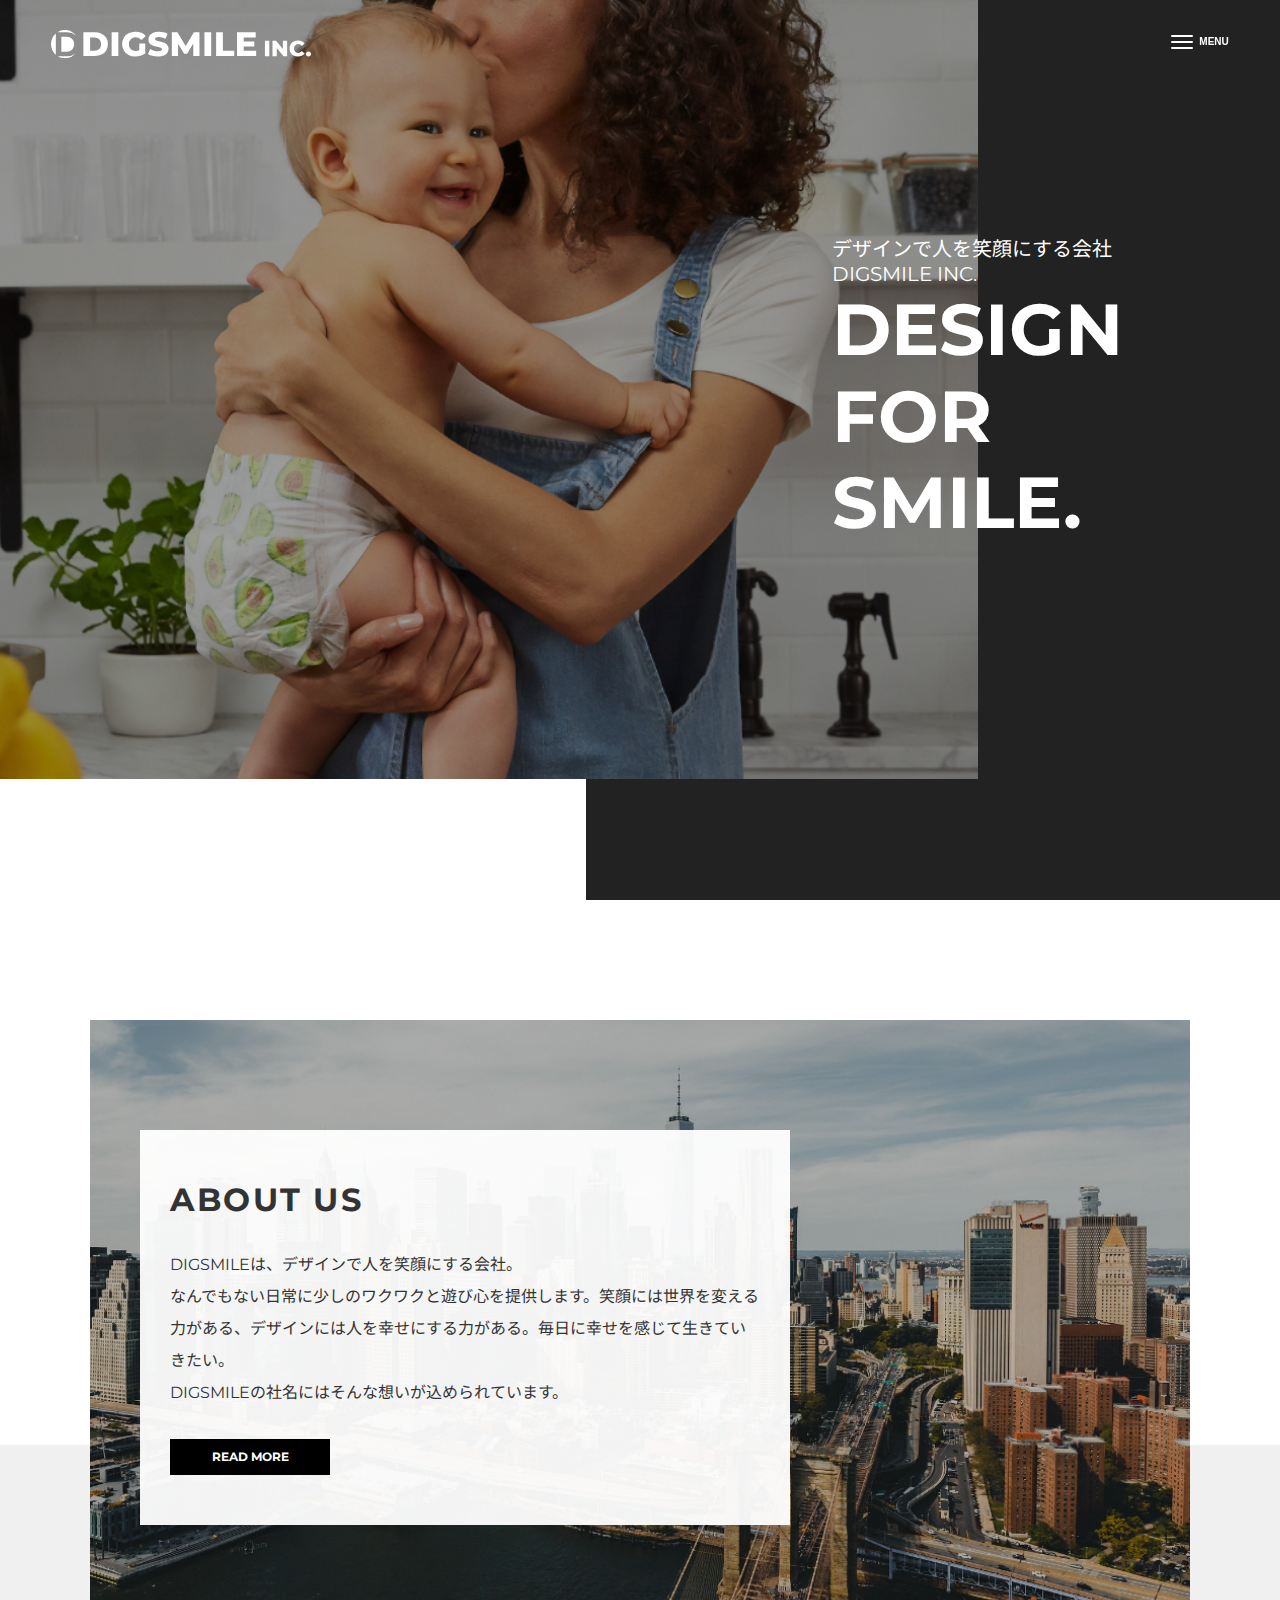
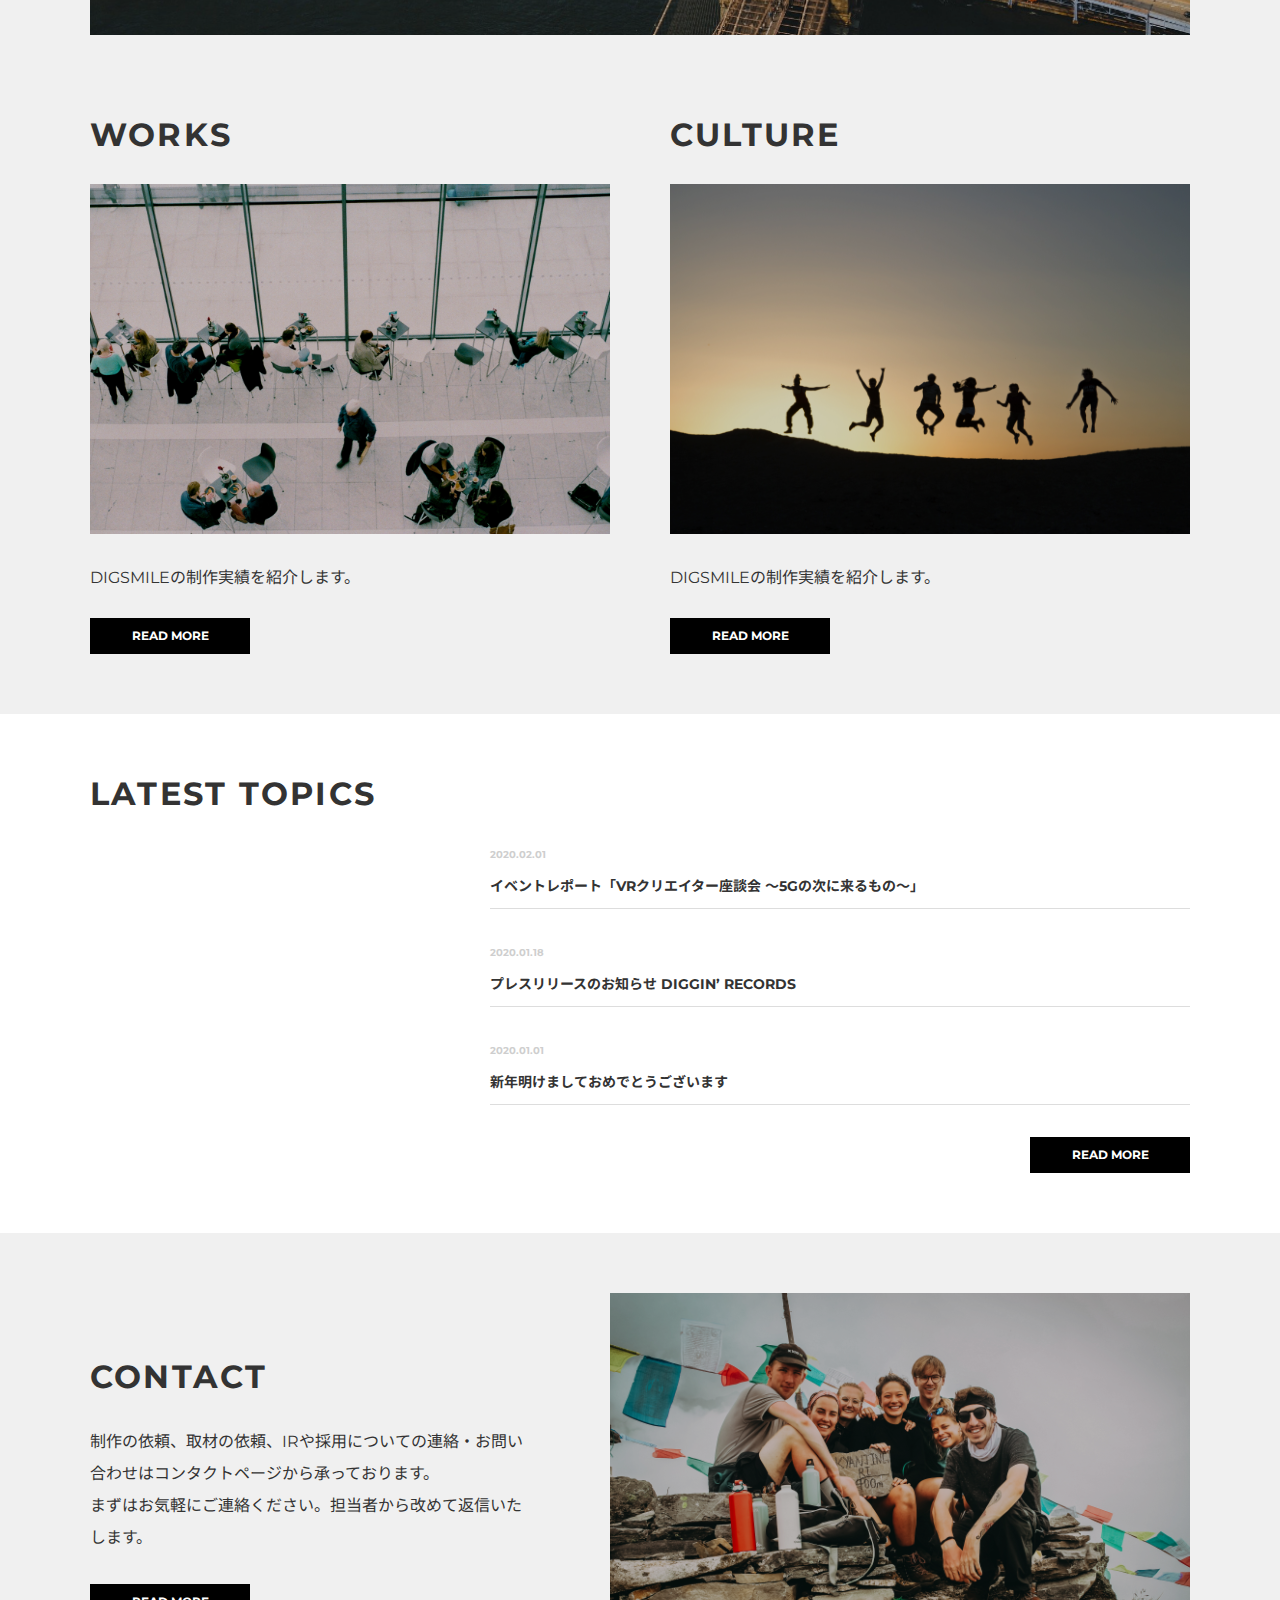
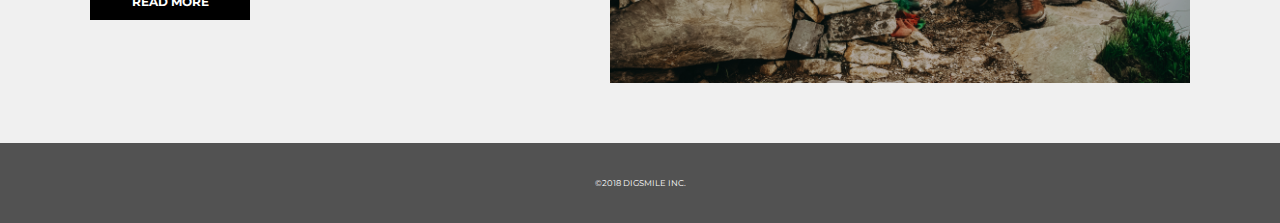
<file: index.html>
<!DOCTYPE html>
<html lang="ja">
<head>
  <meta charset="UTF-8">
  <meta http-equiv="X-UA-Compatible" content="IE=edge">
  <meta name="viewport" content="width=device-width, initial-scale=1.0">
  <title>DIGSMILE inc. | TOP</title>
  <link rel="stylesheet" href="./css/reset.css">
  <link rel="preconnect" href="https://fonts.googleapis.com">
  <link rel="preconnect" href="https://fonts.gstatic.com" crossorigin>
  <link href="https://fonts.googleapis.com/css2?family=Montserrat:wght@700;800&family=Noto+Sans+JP:wght@400;500;700&display=swap" rel="stylesheet">
  <link rel="stylesheet" href="./css/style.css">
</head>
<body>
  <header>
    <h1 class="site-title">
      <a href="./index.html">
        <svg xmlns="http://www.w3.org/2000/svg" width="260" height="28.204" viewBox="0 0 260 28.204">
          <g id="site-logo" transform="translate(-59 -29)">
            <path id="前面オブジェクトで型抜き_1" data-name="前面オブジェクトで型抜き 1" d="M14,35.2A13.9,13.9,0,0,1,6.785,33.19h8.848a14.228,14.228,0,0,0,8.847-2.739A13.97,13.97,0,0,1,14,35.2ZM4.822,31.752h0a14.17,14.17,0,0,1,0-21.3Zm10.54-3.117H10.33V13.771h5.032a8.094,8.094,0,0,1,5.682,1.994,7.233,7.233,0,0,1,2.138,5.439,7.234,7.234,0,0,1-2.138,5.439,8.093,8.093,0,0,1-5.682,1.99ZM25.007,12.39a13.9,13.9,0,0,0-9.373-3.174H6.463a13.932,13.932,0,0,1,13.76-.749,14.157,14.157,0,0,1,4.785,3.922Z" transform="translate(59 22)" fill="#fff"/>
            <path id="DIGSMILE" d="M2.38-23.8H13.634a15.731,15.731,0,0,1,6.936,1.465,11.018,11.018,0,0,1,4.692,4.155,11.723,11.723,0,0,1,1.666,6.3,11.723,11.723,0,0,1-1.666,6.3A11.018,11.018,0,0,1,20.57-1.423,15.731,15.731,0,0,1,13.634.042H2.38ZM13.362-5.34a6.893,6.893,0,0,0,4.913-1.737,6.262,6.262,0,0,0,1.853-4.8,6.262,6.262,0,0,0-1.853-4.8,6.893,6.893,0,0,0-4.913-1.737H9.112V-5.34ZM30.634-23.8h6.732V.042H30.634ZM58.276-12.39h5.95v9.877A15.5,15.5,0,0,1,59.534-.265a18.642,18.642,0,0,1-5.3.783A14.166,14.166,0,0,1,47.5-1.065a11.8,11.8,0,0,1-4.692-4.411,12.18,12.18,0,0,1-1.7-6.4,12.18,12.18,0,0,1,1.7-6.4,11.747,11.747,0,0,1,4.726-4.411,14.514,14.514,0,0,1,6.834-1.584,15.2,15.2,0,0,1,5.984,1.124,11.536,11.536,0,0,1,4.42,3.236l-4.284,3.883a7.546,7.546,0,0,0-5.78-2.657,6.693,6.693,0,0,0-4.93,1.856,6.67,6.67,0,0,0-1.87,4.955,7.208,7.208,0,0,0,.85,3.525,6.1,6.1,0,0,0,2.38,2.418,6.969,6.969,0,0,0,3.5.868,8.588,8.588,0,0,0,3.638-.783ZM77.044.519A21.967,21.967,0,0,1,71.434-.2,13.786,13.786,0,0,1,67.014-2.1l2.21-4.973a14.289,14.289,0,0,0,3.706,1.7,14.086,14.086,0,0,0,4.148.647q3.876,0,3.876-1.941a1.607,1.607,0,0,0-1.105-1.516A20.3,20.3,0,0,0,76.3-9.222a33.866,33.866,0,0,1-4.488-1.243,7.554,7.554,0,0,1-3.094-2.129,5.758,5.758,0,0,1-1.292-3.951,6.848,6.848,0,0,1,1.19-3.934,7.965,7.965,0,0,1,3.553-2.776,14.6,14.6,0,0,1,5.8-1.022,20.415,20.415,0,0,1,4.624.528A14.146,14.146,0,0,1,86.6-22.2l-2.074,5.007a13.837,13.837,0,0,0-6.6-1.839,5.522,5.522,0,0,0-2.924.6,1.787,1.787,0,0,0-.918,1.55,1.536,1.536,0,0,0,1.088,1.43,19.646,19.646,0,0,0,3.5.988,32.762,32.762,0,0,1,4.5,1.243,7.779,7.779,0,0,1,3.094,2.112,5.646,5.646,0,0,1,1.309,3.934A6.714,6.714,0,0,1,86.394-3.3,8.114,8.114,0,0,1,82.824-.52,14.418,14.418,0,0,1,77.044.519ZM112.336.042l-.068-12.636-6.12,10.286h-2.992L97.07-12.253V.042H90.848V-23.8H96.39l8.364,13.76,8.16-13.76h5.542L118.524.042ZM123.454-23.8h6.732V.042h-6.732Zm11.7,0h6.732V-5.305h11.356V.042H135.15Zm40.018,18.63V.042H156.06V-23.8h18.666v5.211h-12v4.019H173.3v5.041H162.724v4.359Z" transform="translate(89 55)" fill="#fff"/>
            <path id="INC." d="M1.54-15.4H5.9V0H1.54Zm22.22,0V0H20.174l-6.8-8.206V0H9.108V-15.4h3.586l6.8,8.206V-15.4ZM34.628.308A9.114,9.114,0,0,1,30.283-.715a7.65,7.65,0,0,1-3.025-2.849,7.858,7.858,0,0,1-1.1-4.136,7.858,7.858,0,0,1,1.1-4.136,7.65,7.65,0,0,1,3.025-2.849,9.114,9.114,0,0,1,4.345-1.023,9.326,9.326,0,0,1,3.806.748A7.323,7.323,0,0,1,41.25-12.8L38.478-10.3a4.56,4.56,0,0,0-3.63-1.8,4.48,4.48,0,0,0-2.233.55A3.817,3.817,0,0,0,31.1-10a4.773,4.773,0,0,0-.539,2.3A4.773,4.773,0,0,0,31.1-5.4,3.817,3.817,0,0,0,32.615-3.85a4.48,4.48,0,0,0,2.233.55,4.56,4.56,0,0,0,3.63-1.8L41.25-2.6A7.323,7.323,0,0,1,38.434-.44,9.326,9.326,0,0,1,34.628.308ZM45.1.2a2.462,2.462,0,0,1-1.782-.7,2.377,2.377,0,0,1-.726-1.782,2.35,2.35,0,0,1,.715-1.782A2.5,2.5,0,0,1,45.1-4.752a2.485,2.485,0,0,1,1.8.682,2.369,2.369,0,0,1,.7,1.782,2.4,2.4,0,0,1-.715,1.782A2.452,2.452,0,0,1,45.1.2Z" transform="translate(271.392 55.205)" fill="#fff"/>
          </g>
        </svg>        
      </a>
    </h1>

    <nav class="header-nav">
      <ul class="nav-list">
        <li class="nav-item">
          <a href="#!">
            <img src="./img/site-icon.svg" alt="">
          </a>
        </li>
        <li class="nav-item"><a href="./about/index.html">about us</a></li>
        <li class="nav-item"><a href="#works">works</a></li>
        <li class="nav-item"><a href="#culture">culture</a></li>
        <li class="nav-item"><a href="#topics">topics</a></li>
        <li class="nav-item"><a href="./contact/index.html">contact</a></li>
      </ul>
    </nav>

    <button class="burger-btn">
      <span class="bars">
        <span class="bar bar-top"></span>
        <span class="bar bar-mid"></span>
        <span class="bar bar-bottom"></span>
      </span>
      <span class="menu">menu</span>
    </button>
    <span class="burger-musk"></span>

  </header>

  <main>
    <div class="fv">
      <div class="kv-wrapper">
        <div class="copy-wrapper">
          <p class="copy-jp">デザインで人を笑顔にする会社</p>
          <p class="copy-company">DIGSMILE INC.</p>
          <p class="main-copy">
            DESIGN <br>
            FOR <br>
            SMILE.
          </p>
        </div>
      </div>
    </div>

    <!-- about -->
    <section class="section-wrapper">
      <div class="content-wrapper about-bg">
        <div class="about-content">
          <div class="content-inner">
            <h2 class="section-title">about us</h2>
            <p class="section-text">
              DIGSMILEは、デザインで人を笑顔にする会社。<br>
              なんでもない日常に少しのワクワクと遊び心を提供します。笑顔には世界を変える力がある、デザインには人を幸せにする力がある。毎日に幸せを感じて生きていきたい。<br>
              DIGSMILEの社名にはそんな想いが込められています。
            </p>

            <a href="#!" class="link-btn">read more</a>
          </div>
        </div>
      </div>
    </section>
    <!-- about -->

    <div class="l-section-wrapper gray-bg">
      <div class="l-content-wrapper flex-box">
        <!-- works -->
        <section class="s-section-wrapper">
          <div class="s-content-wrapper">
            <h2 class="section-title">works</h2>
            <div class="section-img-wrapper">
              <img src="./img/works-img.png" alt="">
            </div>
            <p class="works-text">DIGSMILEの制作実績を紹介します。</p>
            <a href="#!" class="link-btn">read more</a>
          </div>
        </section>
        <!-- //works -->

        <!-- culture -->
        <section class="s-section-wrapper">
          <div class="s-content-wrapper">
            <h2 class="section-title">culture</h2>
            <div class="section-img-wrapper">
              <img src="./img/culture-img.png" alt="">
            </div>
            <p class="culture-text">DIGSMILEの制作実績を紹介します。</p>
            <a href="#!" class="link-btn">read more</a>
          </div>
        </section>
        <!-- //culture -->

      </div>
    </div>

    <!-- latest topics -->
    <section class="section-wrapper">
      <div class="content-wrapper">
        <h2 class="section-title">latest topics</h2>
        <ul class="topics-list ml-auto">
          <li class="topics-item">
            <a href="#!">
              <time class="topics-date">2020.02.01</time>
              <p class="topics-title">
                イベントレポート「VRクリエイター座談会 〜5Gの次に来るもの〜」
              </p>
            </a>
          </li>

          <li class="topics-item">
            <a href="#!">
              <time class="topics-date">2020.01.18</time>
              <p class="topics-title">
                プレスリリースのお知らせ DIGGIN’ RECORDS
              </p>
            </a>
          </li>

          <li class="topics-item">
            <a href="#!">
              <time class="topics-date">2020.01.01</time>
              <p class="topics-title">
                新年明けましておめでとうございます
              </p>
            </a>
          </li>

        </ul>

        <a href="#!" class="link-btn ml-auto">read more</a>
      </div>
    </section>
    <!-- //latest topics -->

    <!-- contact -->
    <section class="section-wrapper gray-bg">
      <div class="content-wrapper flex-box">
        <div class="contact-content">
          <h2 class="section-title">contact</h2>
          <p class="section-text">
            制作の依頼、取材の依頼、IRや採用についての連絡・お問い合わせはコンタクトページから承っております。<br>
            まずはお気軽にご連絡ください。担当者から改めて返信いたします。
          </p>
          <a href="#!" class="link-btn">read more</a>
        </div>

        <div class="contact-img-wrapper">
          <img src="./img/recruit-img.png" alt="">
        </div>
      </div>
    </section>
    <!-- //contact -->
  </main>

  <footer>
    <small>&copy;2018 DIGSMILE INC.</small>
  </footer>

  <script src="https://ajax.googleapis.com/ajax/libs/jquery/3.6.0/jquery.min.js"></script>

  <script src="./js/script.js"></script>
</body>
</html>
</file>
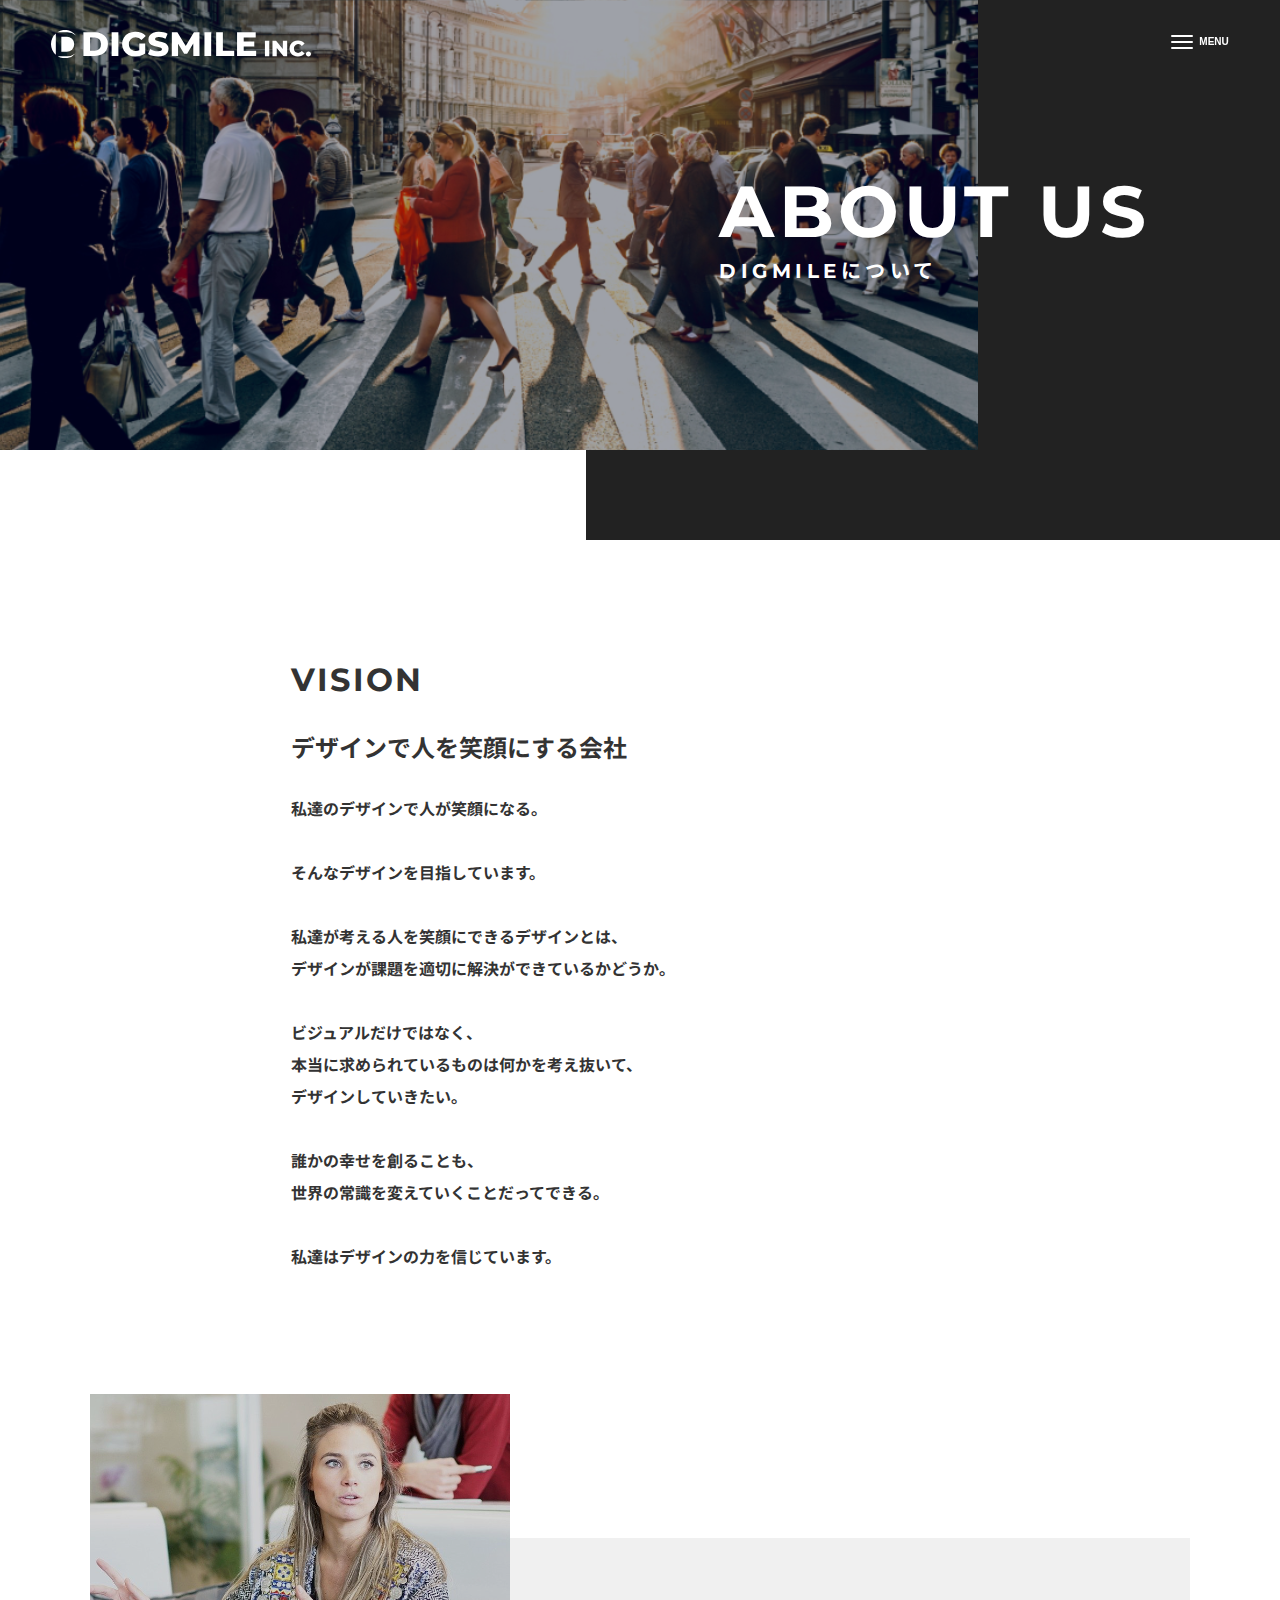
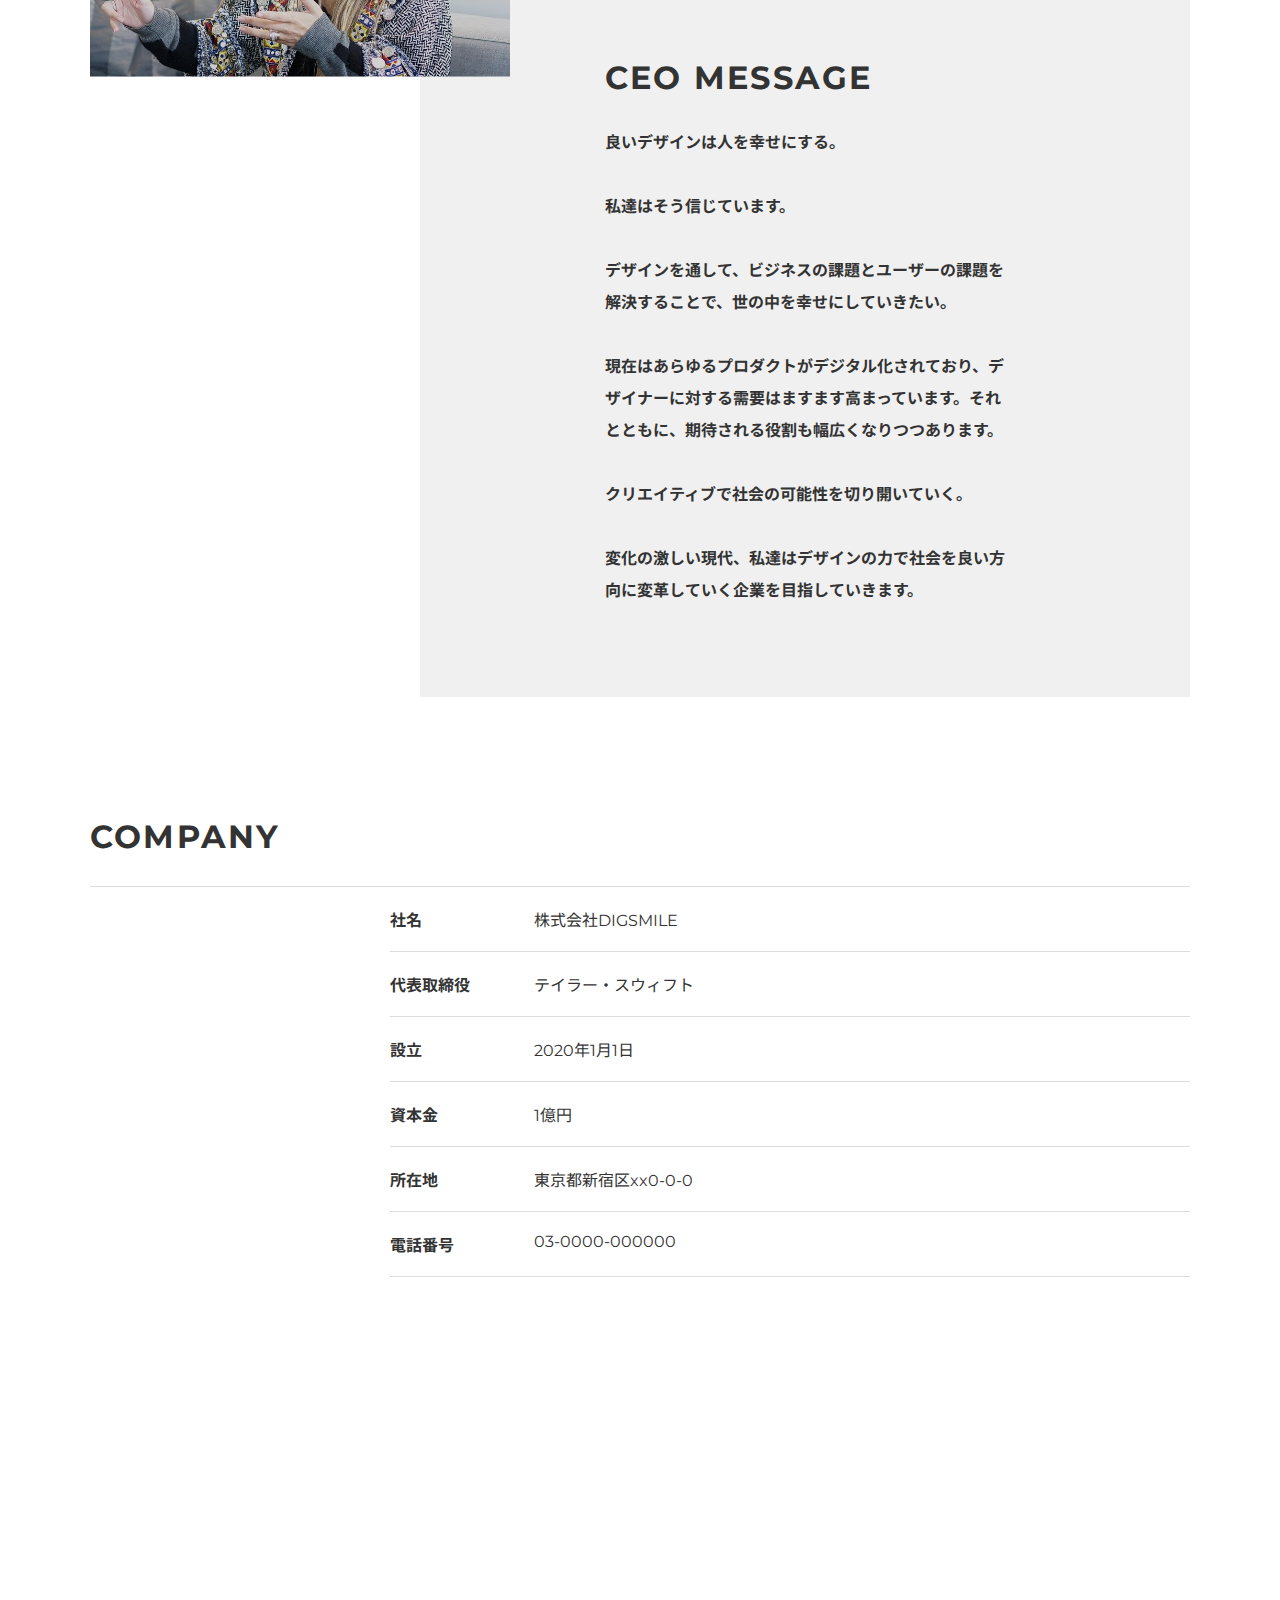
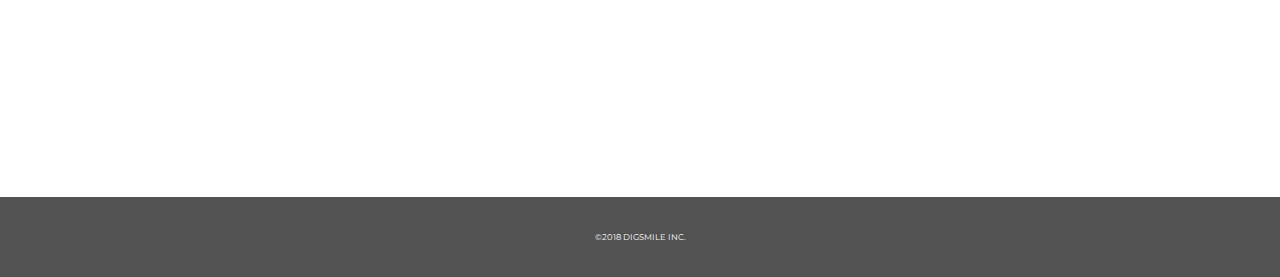
<file: about/index.html>
<!DOCTYPE html>
<html lang="ja">
<head>
  <meta charset="UTF-8">
  <meta http-equiv="X-UA-Compatible" content="IE=edge">
  <meta name="viewport" content="width=device-width, initial-scale=1.0">
  <title>DIGSMILE inc. | ABOUT</title>
  <link rel="stylesheet" href="../css/reset.css">
  <link rel="preconnect" href="https://fonts.googleapis.com">
  <link rel="preconnect" href="https://fonts.gstatic.com" crossorigin>
  <link href="https://fonts.googleapis.com/css2?family=Montserrat:wght@700;800&family=Noto+Sans+JP:wght@400;500;700&display=swap" rel="stylesheet">
  <link rel="stylesheet" href="../css/about.css">
</head>
<body>
  <header>
    <div class="site-title">
      <a href="../index.html">
        <svg xmlns="http://www.w3.org/2000/svg" width="260" height="28.204" viewBox="0 0 260 28.204">
          <g id="site-logo" transform="translate(-59 -29)">
            <path id="前面オブジェクトで型抜き_1" data-name="前面オブジェクトで型抜き 1" d="M14,35.2A13.9,13.9,0,0,1,6.785,33.19h8.848a14.228,14.228,0,0,0,8.847-2.739A13.97,13.97,0,0,1,14,35.2ZM4.822,31.752h0a14.17,14.17,0,0,1,0-21.3Zm10.54-3.117H10.33V13.771h5.032a8.094,8.094,0,0,1,5.682,1.994,7.233,7.233,0,0,1,2.138,5.439,7.234,7.234,0,0,1-2.138,5.439,8.093,8.093,0,0,1-5.682,1.99ZM25.007,12.39a13.9,13.9,0,0,0-9.373-3.174H6.463a13.932,13.932,0,0,1,13.76-.749,14.157,14.157,0,0,1,4.785,3.922Z" transform="translate(59 22)" fill="#fff"/>
            <path id="DIGSMILE" d="M2.38-23.8H13.634a15.731,15.731,0,0,1,6.936,1.465,11.018,11.018,0,0,1,4.692,4.155,11.723,11.723,0,0,1,1.666,6.3,11.723,11.723,0,0,1-1.666,6.3A11.018,11.018,0,0,1,20.57-1.423,15.731,15.731,0,0,1,13.634.042H2.38ZM13.362-5.34a6.893,6.893,0,0,0,4.913-1.737,6.262,6.262,0,0,0,1.853-4.8,6.262,6.262,0,0,0-1.853-4.8,6.893,6.893,0,0,0-4.913-1.737H9.112V-5.34ZM30.634-23.8h6.732V.042H30.634ZM58.276-12.39h5.95v9.877A15.5,15.5,0,0,1,59.534-.265a18.642,18.642,0,0,1-5.3.783A14.166,14.166,0,0,1,47.5-1.065a11.8,11.8,0,0,1-4.692-4.411,12.18,12.18,0,0,1-1.7-6.4,12.18,12.18,0,0,1,1.7-6.4,11.747,11.747,0,0,1,4.726-4.411,14.514,14.514,0,0,1,6.834-1.584,15.2,15.2,0,0,1,5.984,1.124,11.536,11.536,0,0,1,4.42,3.236l-4.284,3.883a7.546,7.546,0,0,0-5.78-2.657,6.693,6.693,0,0,0-4.93,1.856,6.67,6.67,0,0,0-1.87,4.955,7.208,7.208,0,0,0,.85,3.525,6.1,6.1,0,0,0,2.38,2.418,6.969,6.969,0,0,0,3.5.868,8.588,8.588,0,0,0,3.638-.783ZM77.044.519A21.967,21.967,0,0,1,71.434-.2,13.786,13.786,0,0,1,67.014-2.1l2.21-4.973a14.289,14.289,0,0,0,3.706,1.7,14.086,14.086,0,0,0,4.148.647q3.876,0,3.876-1.941a1.607,1.607,0,0,0-1.105-1.516A20.3,20.3,0,0,0,76.3-9.222a33.866,33.866,0,0,1-4.488-1.243,7.554,7.554,0,0,1-3.094-2.129,5.758,5.758,0,0,1-1.292-3.951,6.848,6.848,0,0,1,1.19-3.934,7.965,7.965,0,0,1,3.553-2.776,14.6,14.6,0,0,1,5.8-1.022,20.415,20.415,0,0,1,4.624.528A14.146,14.146,0,0,1,86.6-22.2l-2.074,5.007a13.837,13.837,0,0,0-6.6-1.839,5.522,5.522,0,0,0-2.924.6,1.787,1.787,0,0,0-.918,1.55,1.536,1.536,0,0,0,1.088,1.43,19.646,19.646,0,0,0,3.5.988,32.762,32.762,0,0,1,4.5,1.243,7.779,7.779,0,0,1,3.094,2.112,5.646,5.646,0,0,1,1.309,3.934A6.714,6.714,0,0,1,86.394-3.3,8.114,8.114,0,0,1,82.824-.52,14.418,14.418,0,0,1,77.044.519ZM112.336.042l-.068-12.636-6.12,10.286h-2.992L97.07-12.253V.042H90.848V-23.8H96.39l8.364,13.76,8.16-13.76h5.542L118.524.042ZM123.454-23.8h6.732V.042h-6.732Zm11.7,0h6.732V-5.305h11.356V.042H135.15Zm40.018,18.63V.042H156.06V-23.8h18.666v5.211h-12v4.019H173.3v5.041H162.724v4.359Z" transform="translate(89 55)" fill="#fff"/>
            <path id="INC." d="M1.54-15.4H5.9V0H1.54Zm22.22,0V0H20.174l-6.8-8.206V0H9.108V-15.4h3.586l6.8,8.206V-15.4ZM34.628.308A9.114,9.114,0,0,1,30.283-.715a7.65,7.65,0,0,1-3.025-2.849,7.858,7.858,0,0,1-1.1-4.136,7.858,7.858,0,0,1,1.1-4.136,7.65,7.65,0,0,1,3.025-2.849,9.114,9.114,0,0,1,4.345-1.023,9.326,9.326,0,0,1,3.806.748A7.323,7.323,0,0,1,41.25-12.8L38.478-10.3a4.56,4.56,0,0,0-3.63-1.8,4.48,4.48,0,0,0-2.233.55A3.817,3.817,0,0,0,31.1-10a4.773,4.773,0,0,0-.539,2.3A4.773,4.773,0,0,0,31.1-5.4,3.817,3.817,0,0,0,32.615-3.85a4.48,4.48,0,0,0,2.233.55,4.56,4.56,0,0,0,3.63-1.8L41.25-2.6A7.323,7.323,0,0,1,38.434-.44,9.326,9.326,0,0,1,34.628.308ZM45.1.2a2.462,2.462,0,0,1-1.782-.7,2.377,2.377,0,0,1-.726-1.782,2.35,2.35,0,0,1,.715-1.782A2.5,2.5,0,0,1,45.1-4.752a2.485,2.485,0,0,1,1.8.682,2.369,2.369,0,0,1,.7,1.782,2.4,2.4,0,0,1-.715,1.782A2.452,2.452,0,0,1,45.1.2Z" transform="translate(271.392 55.205)" fill="#fff"/>
          </g>
        </svg>        
      </a>
    </div>

    <nav class="header-nav">
      <ul class="nav-list">
        <li class="nav-item">
          <a href="#!">
            <img src="../img/site-icon.svg" alt="">
          </a>
        </li>
        <li class="nav-item"><a href="./about/index.html">about us</a></li>
        <li class="nav-item"><a href="#works">works</a></li>
        <li class="nav-item"><a href="#culture">culture</a></li>
        <li class="nav-item"><a href="#topics">topics</a></li>
        <li class="nav-item"><a href="../contact/index.html">contact</a></li>
      </ul>
    </nav>

    <button class="burger-btn">
      <span class="bars">
        <span class="bar bar-top"></span>
        <span class="bar bar-mid"></span>
        <span class="bar bar-bottom"></span>
      </span>
      <span class="menu">menu</span>
    </button>
    <span class="burger-musk"></span>

  </header>

  <main>
    <!-- fv -->
    <div class="fv">
      <div class="kv-wrapper">
        <h1 class="page-wrapper">about us
          <span class="page-text">DIGMILEについて</span>
        </h1>
      </div>
    </div>
    <!-- //fv -->

    <!-- vision -->
    <section class="section-wrapper">
      <div class="content-wrapper">
        <div class="vision-wrapper">
          <h2 class="section-title">vision</h2>
          <p class="vision-header">デザインで人を笑顔にする会社</p>
          <p class="section-text">
            私達のデザインで人が笑顔になる。<br><br>

            そんなデザインを目指しています。<br><br>

            私達が考える人を笑顔にできるデザインとは、<br>
            デザインが課題を適切に解決ができているかどうか。<br><br>

            ビジュアルだけではなく、<br>
            本当に求められているものは何かを考え抜いて、<br>
            デザインしていきたい。<br><br>

            誰かの幸せを創ることも、<br>
            世界の常識を変えていくことだってできる。<br><br>

            私達はデザインの力を信じています。
          </p>
        </div>
      </div>
    </section>
    <!-- //vision -->

    <!-- ceo message -->
    <section class="section-wrapper">
      <div class="content-wrapper relative">
        <div class="ceo-content gray-bg">
          <div class="ceo-inner">
            <h2 class="section-title">ceo message</h2>
            <p class="section-text">
              良いデザインは人を幸せにする。<br><br>

              私達はそう信じています。<br><br>

              デザインを通して、ビジネスの課題とユーザーの課題を解決することで、世の中を幸せにしていきたい。<br><br> 

              現在はあらゆるプロダクトがデジタル化されており、デザイナーに対する需要はますます高まっています。それとともに、期待される役割も幅広くなりつつあります。<br><br>

              クリエイティブで社会の可能性を切り開いていく。<br><br>

              変化の激しい現代、私達はデザインの力で社会を良い方向に変革していく企業を目指していきます。
            </p>
          </div>

        </div>
        <div class="ceo-img-wrapper">
          <img src="../img/ceo-img.png" alt="">
        </div>
      </div>
    </section>
    <!-- //ceo message -->

    <!-- company -->
    <section class="section-wrapper">
      <div class="content-wrapper">
        <h2 class="section-title">company</h2>

        <dl class="company-list">
          <div>
            <dt class="company-title">社名</dt>
            <dd class="company-lead">株式会社DIGSMILE</dd>
          </div>
          <div>
            <dt class="company-title">代表取締役</dt>
            <dd class="company-lead">テイラー・スウィフト</dd>
          </div>
          <div>
            <dt class="company-title">設立</dt>
            <dd class="company-lead">2020年1月1日</dd>
          </div>
          <div>
            <dt class="company-title">資本金</dt>
            <dd class="company-lead">1億円</dd>
          </div>
          <div>
            <dt class="company-title">所在地</dt>
            <dd class="company-lead">東京都新宿区xx0-0-0</dd>
          </div>
          <div>
            <dt class="company-title">電話番号</dt>
            <dd class="company-lead">03-0000-000000</dd>
          </div>
        </dl>

        <div class="maps-outer">
          <iframe src="https://www.google.com/maps/embed?pb=!1m18!1m12!1m3!1d3241.660262801198!2d139.72700071488774!3d35.66074113870361!2m3!1f0!2f0!3f0!3m2!1i1024!2i768!4f13.1!3m3!1m2!1s0x6018eaf5cd33dde1%3A0x53dc97121c168887!2z5qCq5byP5Lya56S-44Od44Kx44Oi44Oz!5e0!3m2!1sja!2sjp!4v1626704585300!5m2!1sja!2sjp" width="600" height="450" style="border:0;" allowfullscreen="" loading="lazy"></iframe>
        </div>

      </div>
    </section>
    <!-- //company -->
  </main>

  <footer>
    <small>&copy;2018 DIGSMILE INC.</small>
  </footer>

  <script src="https://ajax.googleapis.com/ajax/libs/jquery/3.6.0/jquery.min.js"></script>

  <script src="../js/script.js"></script>
</body>
</html>
</file>
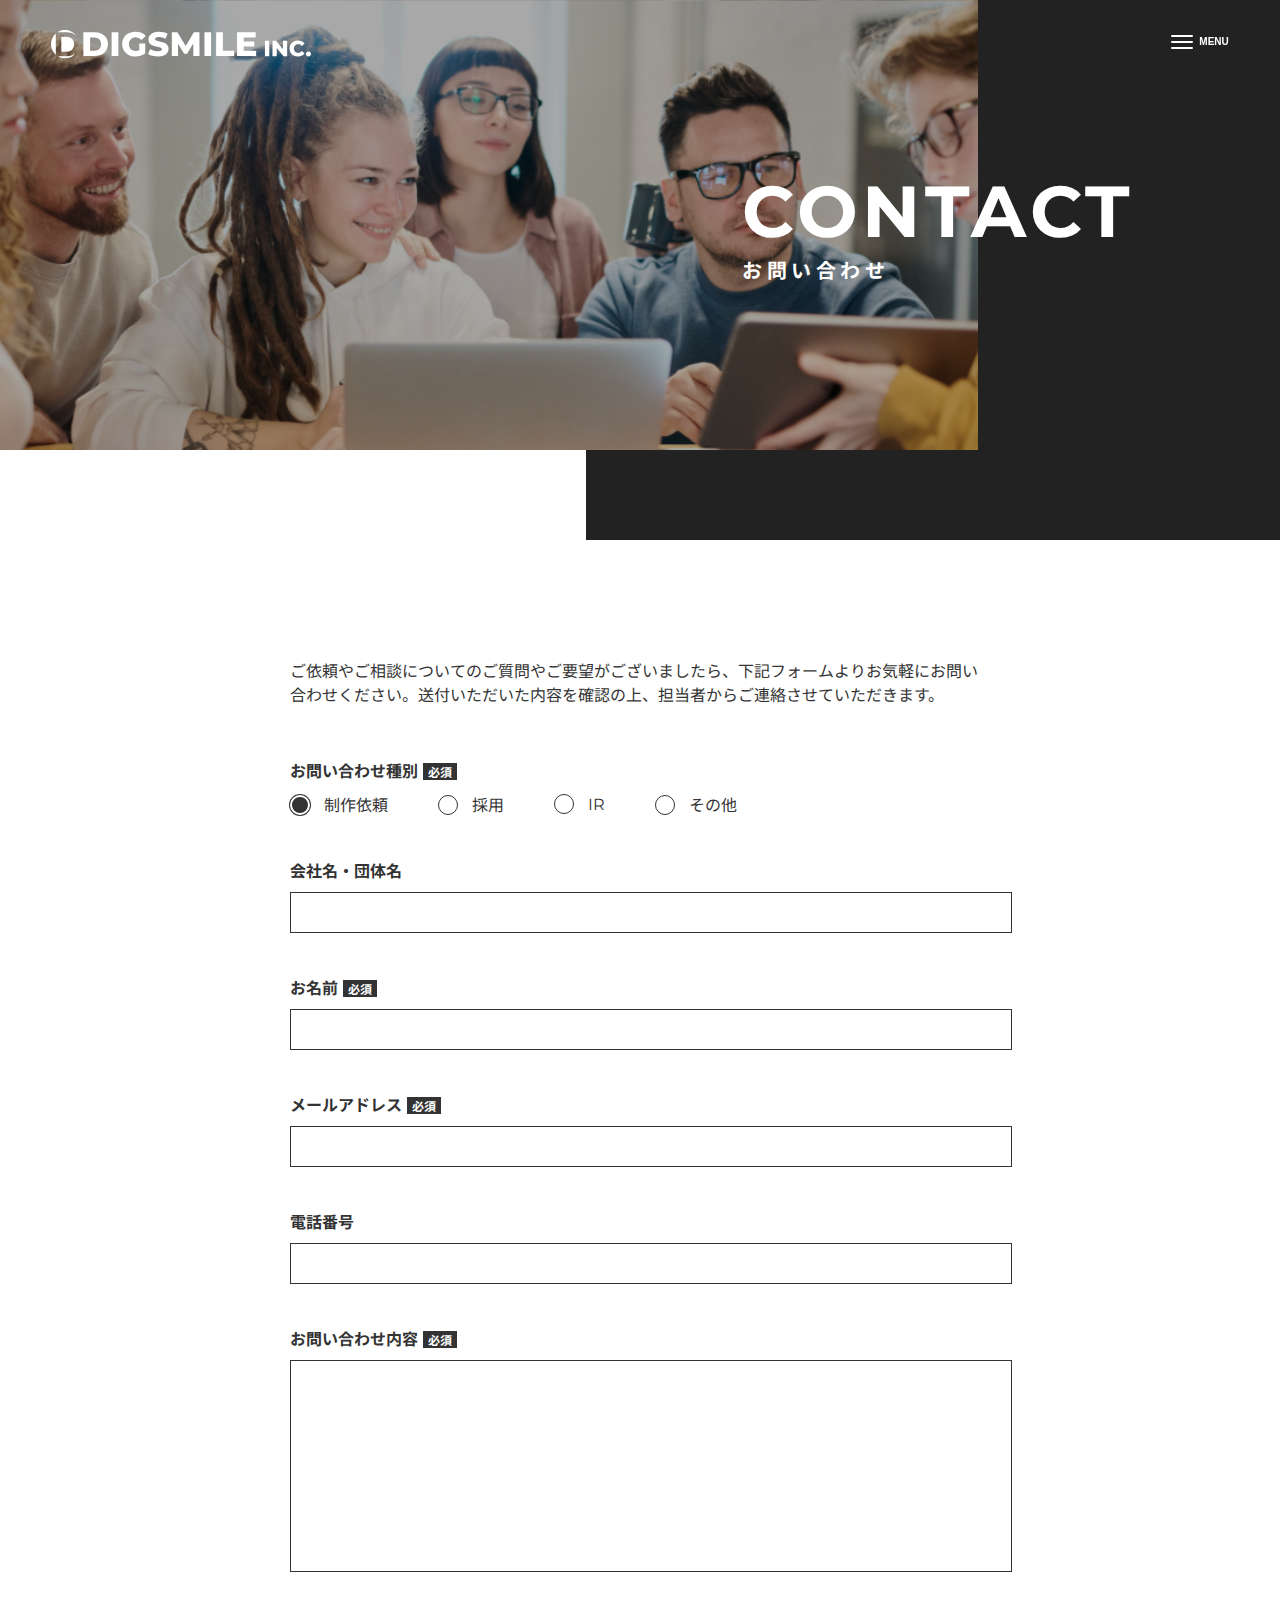
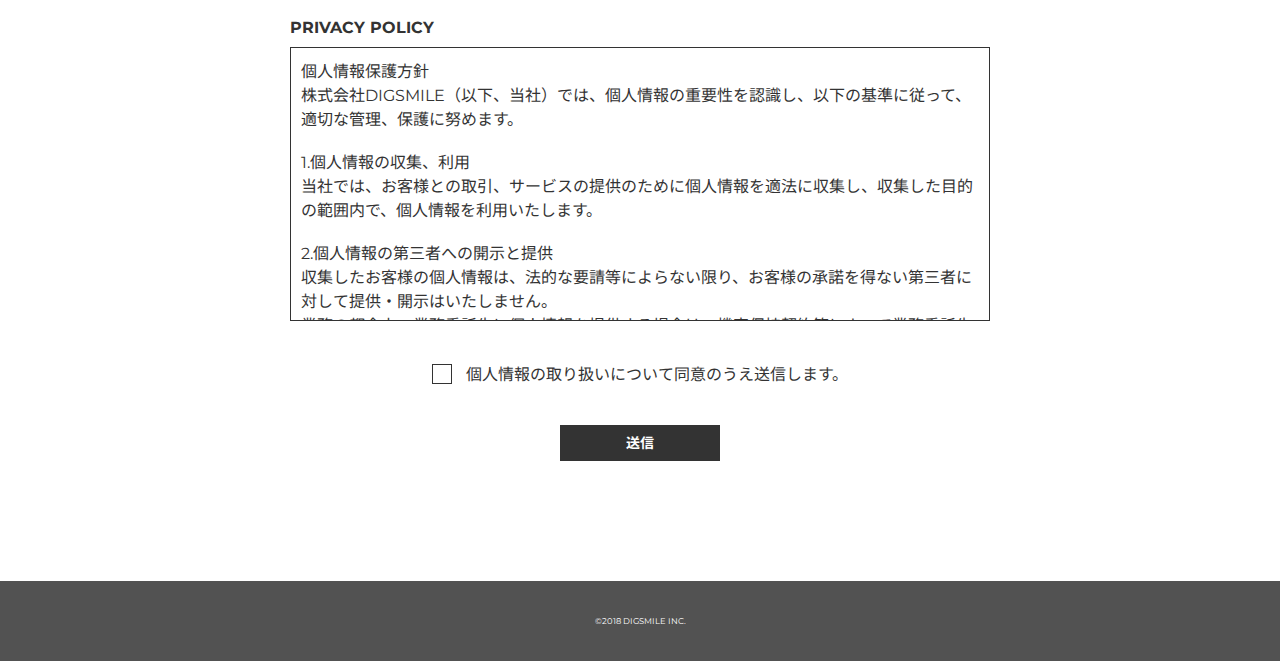
<file: contact/index.html>
<!DOCTYPE html>
<html lang="ja">
<head>
  <meta charset="UTF-8">
  <meta http-equiv="X-UA-Compatible" content="IE=edge">
  <meta name="viewport" content="width=device-width, initial-scale=1.0">
  <title>DIGSMILE inc. | CONTACT</title>
  <link rel="stylesheet" href="../css/reset.css">
  <link rel="preconnect" href="https://fonts.googleapis.com">
  <link rel="preconnect" href="https://fonts.gstatic.com" crossorigin>
  <link href="https://fonts.googleapis.com/css2?family=Montserrat:wght@500;800&family=Noto+Sans+JP:wght@400;500;700&display=swap" rel="stylesheet">
  <link rel="stylesheet" href="../css/contact.css">
</head>
<body>
  <header>
    <div class="site-title">
      <a href="../index.html">
        <svg xmlns="http://www.w3.org/2000/svg" width="260" height="28.204" viewBox="0 0 260 28.204">
          <g id="site-logo" transform="translate(-59 -29)">
            <path id="前面オブジェクトで型抜き_1" data-name="前面オブジェクトで型抜き 1" d="M14,35.2A13.9,13.9,0,0,1,6.785,33.19h8.848a14.228,14.228,0,0,0,8.847-2.739A13.97,13.97,0,0,1,14,35.2ZM4.822,31.752h0a14.17,14.17,0,0,1,0-21.3Zm10.54-3.117H10.33V13.771h5.032a8.094,8.094,0,0,1,5.682,1.994,7.233,7.233,0,0,1,2.138,5.439,7.234,7.234,0,0,1-2.138,5.439,8.093,8.093,0,0,1-5.682,1.99ZM25.007,12.39a13.9,13.9,0,0,0-9.373-3.174H6.463a13.932,13.932,0,0,1,13.76-.749,14.157,14.157,0,0,1,4.785,3.922Z" transform="translate(59 22)" fill="#fff"/>
            <path id="DIGSMILE" d="M2.38-23.8H13.634a15.731,15.731,0,0,1,6.936,1.465,11.018,11.018,0,0,1,4.692,4.155,11.723,11.723,0,0,1,1.666,6.3,11.723,11.723,0,0,1-1.666,6.3A11.018,11.018,0,0,1,20.57-1.423,15.731,15.731,0,0,1,13.634.042H2.38ZM13.362-5.34a6.893,6.893,0,0,0,4.913-1.737,6.262,6.262,0,0,0,1.853-4.8,6.262,6.262,0,0,0-1.853-4.8,6.893,6.893,0,0,0-4.913-1.737H9.112V-5.34ZM30.634-23.8h6.732V.042H30.634ZM58.276-12.39h5.95v9.877A15.5,15.5,0,0,1,59.534-.265a18.642,18.642,0,0,1-5.3.783A14.166,14.166,0,0,1,47.5-1.065a11.8,11.8,0,0,1-4.692-4.411,12.18,12.18,0,0,1-1.7-6.4,12.18,12.18,0,0,1,1.7-6.4,11.747,11.747,0,0,1,4.726-4.411,14.514,14.514,0,0,1,6.834-1.584,15.2,15.2,0,0,1,5.984,1.124,11.536,11.536,0,0,1,4.42,3.236l-4.284,3.883a7.546,7.546,0,0,0-5.78-2.657,6.693,6.693,0,0,0-4.93,1.856,6.67,6.67,0,0,0-1.87,4.955,7.208,7.208,0,0,0,.85,3.525,6.1,6.1,0,0,0,2.38,2.418,6.969,6.969,0,0,0,3.5.868,8.588,8.588,0,0,0,3.638-.783ZM77.044.519A21.967,21.967,0,0,1,71.434-.2,13.786,13.786,0,0,1,67.014-2.1l2.21-4.973a14.289,14.289,0,0,0,3.706,1.7,14.086,14.086,0,0,0,4.148.647q3.876,0,3.876-1.941a1.607,1.607,0,0,0-1.105-1.516A20.3,20.3,0,0,0,76.3-9.222a33.866,33.866,0,0,1-4.488-1.243,7.554,7.554,0,0,1-3.094-2.129,5.758,5.758,0,0,1-1.292-3.951,6.848,6.848,0,0,1,1.19-3.934,7.965,7.965,0,0,1,3.553-2.776,14.6,14.6,0,0,1,5.8-1.022,20.415,20.415,0,0,1,4.624.528A14.146,14.146,0,0,1,86.6-22.2l-2.074,5.007a13.837,13.837,0,0,0-6.6-1.839,5.522,5.522,0,0,0-2.924.6,1.787,1.787,0,0,0-.918,1.55,1.536,1.536,0,0,0,1.088,1.43,19.646,19.646,0,0,0,3.5.988,32.762,32.762,0,0,1,4.5,1.243,7.779,7.779,0,0,1,3.094,2.112,5.646,5.646,0,0,1,1.309,3.934A6.714,6.714,0,0,1,86.394-3.3,8.114,8.114,0,0,1,82.824-.52,14.418,14.418,0,0,1,77.044.519ZM112.336.042l-.068-12.636-6.12,10.286h-2.992L97.07-12.253V.042H90.848V-23.8H96.39l8.364,13.76,8.16-13.76h5.542L118.524.042ZM123.454-23.8h6.732V.042h-6.732Zm11.7,0h6.732V-5.305h11.356V.042H135.15Zm40.018,18.63V.042H156.06V-23.8h18.666v5.211h-12v4.019H173.3v5.041H162.724v4.359Z" transform="translate(89 55)" fill="#fff"/>
            <path id="INC." d="M1.54-15.4H5.9V0H1.54Zm22.22,0V0H20.174l-6.8-8.206V0H9.108V-15.4h3.586l6.8,8.206V-15.4ZM34.628.308A9.114,9.114,0,0,1,30.283-.715a7.65,7.65,0,0,1-3.025-2.849,7.858,7.858,0,0,1-1.1-4.136,7.858,7.858,0,0,1,1.1-4.136,7.65,7.65,0,0,1,3.025-2.849,9.114,9.114,0,0,1,4.345-1.023,9.326,9.326,0,0,1,3.806.748A7.323,7.323,0,0,1,41.25-12.8L38.478-10.3a4.56,4.56,0,0,0-3.63-1.8,4.48,4.48,0,0,0-2.233.55A3.817,3.817,0,0,0,31.1-10a4.773,4.773,0,0,0-.539,2.3A4.773,4.773,0,0,0,31.1-5.4,3.817,3.817,0,0,0,32.615-3.85a4.48,4.48,0,0,0,2.233.55,4.56,4.56,0,0,0,3.63-1.8L41.25-2.6A7.323,7.323,0,0,1,38.434-.44,9.326,9.326,0,0,1,34.628.308ZM45.1.2a2.462,2.462,0,0,1-1.782-.7,2.377,2.377,0,0,1-.726-1.782,2.35,2.35,0,0,1,.715-1.782A2.5,2.5,0,0,1,45.1-4.752a2.485,2.485,0,0,1,1.8.682,2.369,2.369,0,0,1,.7,1.782,2.4,2.4,0,0,1-.715,1.782A2.452,2.452,0,0,1,45.1.2Z" transform="translate(271.392 55.205)" fill="#fff"/>
          </g>
        </svg>        
      </a>
    </div>

    <nav class="header-nav">
      <ul class="nav-list">
        <li class="nav-item">
          <a href="#!">
            <img src="../img/site-icon.svg" alt="">
          </a>
        </li>
        <li class="nav-item"><a href="../about/index.html">about us</a></li>
        <li class="nav-item"><a href="#works">works</a></li>
        <li class="nav-item"><a href="#culture">culture</a></li>
        <li class="nav-item"><a href="#topics">topics</a></li>
        <li class="nav-item"><a href="./contact/index.html">contact</a></li>
      </ul>
    </nav>

    <button class="burger-btn">
      <span class="bars">
        <span class="bar bar-top"></span>
        <span class="bar bar-mid"></span>
        <span class="bar bar-bottom"></span>
      </span>
      <span class="menu">menu</span>
    </button>
    <span class="burger-musk"></span>
  </header>

  <main>
    <!-- fv -->
    <div class="fv">
      <div class="kv-wrapper">
        <h1 class="page-wrapper">contact
          <span class="page-text">お問い合わせ</span>
        </h1>
      </div>
    </div>
    <!-- //fv -->

    <!-- contact -->
    <section class="contact-wrapper">
      <div class="contact-inner">
        <p class="contact-lead">
          ご依頼やご相談についてのご質問やご要望がございましたら、下記フォームよりお気軽にお問い合わせください。送付いただいた内容を確認の上、担当者からご連絡させていただきます。
        </p>

        <form action="#!">
          <ul class="form-list">
            <li class="form-item">
              <div class="form-item-title">お問い合わせ種別
                <span class="required">必須</span>
              </div>
              <ul class="inquiry-list">
                <li class="inquiry-item">
                  <input type="radio" class="radio-btn" id="request" name="input-inquiry" checked>
                  <label for="request">制作依頼</label>
                </li>
                <li class="inquiry-item">
                  <input type="radio" class="radio-btn" id="recruit" name="input-inquiry">
                  <label for="recruit">採用</label>
                </li>
                <li class="inquiry-item">
                  <input type="radio" class="radio-btn" id="ir" name="input-inquiry">
                  <label for="ir">IR</label>
                </li>
                <li class="inquiry-item">
                  <input type="radio" class="radio-btn" id="other" name="input-inquiry">
                  <label for="other">その他</label>
                </li>
              </ul>
            </li>

            <li class="form-item">
              <div class="form-item-title">
                <label for="company-name">会社名・団体名</label>
              </div>
              <input type="text" class="text-box" id="company-name">
            </li>
            <li class="form-item">
              <div class="form-item-title">
                <label for="name">お名前
                  <span class="required">必須</span>
                </label>
              </div>
              <input type="text" class="text-box" id="name">
            </li>
            <li class="form-item">
              <div class="form-item-title">
                <label for="email">メールアドレス
                  <span class="required">必須</span>
                </label>
              </div>
              <input type="text" class="text-box" id="email">
            </li>
            <li class="form-item">
              <div class="form-item-title">
                <label for="tel">電話番号</label>
              </div>
              <input type="text" class="text-box" id="tel">
            </li>
            <li class="form-item">
              <div class="form-item-title">
                <label for="detail">お問い合わせ内容
                <span class="required">必須</span></label>
              </div>
              <textarea type="text" class="text-box" name="detail" id="" cols="30" rows="10"></textarea>
            </li>
          </ul>
          <p class="privacy-policy-title">privacy policy</p>
          <div class="privacy-policy-wrapper">
            <p class="privacy-policy-text">
              個人情報保護方針<br>
              株式会社DIGSMILE（以下、当社）では、個人情報の重要性を認識し、以下の基準に従って、適切な管理、保護に努めます。<br><br>

              1.個人情報の収集、利用<br>
              当社では、お客様との取引、サービスの提供のために個人情報を適法に収集し、収集した目的の範囲内で、個人情報を利用いたします。<br><br>

              2.個人情報の第三者への開示と提供<br>
              収集したお客様の個人情報は、法的な要請等によらない限り、お客様の承諾を得ない第三者に対して提供・開示はいたしません。<br>
              業務の都合上、業務委託先に個人情報を提供する場合は、機密保持契約等によって業務委託先に個人情報保護を義務付けるとともに、業務委託先が適切に個人情報を取り扱うように管理いたします。<br><br>

              3.個人情報の保護<br>
              当社では、個人情報の紛失、破壊、改ざん、不正アクセス、および漏えい等を防止するため、適切な対策を行います。<br><br>

              4.法令および関連規範の遵守<br>
              当社は、個人情報の取り扱いに関して、個人情報保護法をはじめとする個人情報に関する法令および関連する規範を遵守します。<br><br>

              5.個人情報の開示・訂正・削除<br>
              当社では、個人情報の開示・訂正・削除等の依頼があった場合、情報提供者本人であることを確認の上、すみやかに対応いたします。<br><br>

              法令や当社方針により、プライバシー・ポリシーを予告なく改訂することがあります。<br><br>

              お問い合わせ窓口<br>
              当社の個人情報の取扱いに関するお問い合わせは下記までご連絡お願いいたします。
              株式会社ファイアープレイス<br>
              044-589-4333 <br>
            </p>
          </div>

          <div class="confirm">
            <input type="checkbox" id="check" class="checkbox">
            <label for="check">個人情報の取り扱いについて同意のうえ送信します。</label>
          </div>

          <div class="btn-wrapper">
            <input type="submit" class="submit-btn" value="送信">
          </div>

        </form>
      </div>
    </section>
  </main>

  <footer>
    <small>&copy;2018 DIGSMILE INC.</small>
  </footer>

  <script src="https://ajax.googleapis.com/ajax/libs/jquery/3.6.0/jquery.min.js"></script>

  <script src="../js/script.js"></script>
</body>
</html>
</file>
<file: css/style.css>
html {
  font-size: 62.5%;
}
body {
  font-size: 1.6rem;
  color: #333;
  font-family: 'Montserrat', 'Noto Sans JP', sans-serif;
}
body.noscroll {
  overflow: hidden;
}
a {
  text-decoration: none;
  display: inline-block;
}
a:hover {
  opacity: .7;
  transition: .3s;
}
img,svg {
  width: 100%;
  vertical-align: bottom;
}
.section-wrapper {
  padding: 60px 0px;
}
.content-wrapper {
  max-width: 1100px;
  margin: 0 auto;
  padding: 0px 4vw;
}
.section-title {
  text-transform: uppercase;
  font-weight: bolder;
  font-size: 3.2rem;
  letter-spacing: .07em;
  margin-bottom: 30px;
}
.section-text {
  line-height: 2;
  font-weight: normal;
}
.link-btn {
  display: block;
  color: #fff;
  background-color: #000;
  font-size: 1.2rem;
  font-weight: bold;
  text-align: center;
  width: 160px;
  line-height: 36px;
  text-transform: uppercase;
  margin-top: 30px;
}
.gray-bg {
  background-color: #F0F0F0;
}
.flex-box {
  display: flex;
  justify-content: space-between;
  align-items: center;
}
.ml-auto {
  margin-left: auto;
}

/* header */
.site-title {
  width: 260px;
  position: fixed;
  top: 30px;
  left: 4vw;
  z-index: 2;
}
.site-title.black svg path{
  fill: #333;
  transition: fill .3s;
}
.header-nav {
  position: fixed;
  top: 0;
  right: 0;
  width: 36.1%;
  height: 100vh;
  padding-top: 180px;
  background-color: rgba(34,34,34, .95);
  text-align: center;
  transform: translateX(100%);
  opacity: 0;
  transition: transform .3s, opacity .3s;
  z-index: 2;
}
.header-nav.open {
  transform: translateX(0%);
  opacity: 1;
  transition: transform .3s, opacity .3s;
}
.nav-item:first-of-type {
  margin-bottom: 40px;
}
.nav-item {
  margin-bottom: 30px;
}
.nav-item a{
  color: #fff;
  font-size: 2rem;
  font-weight: bolder;
  text-transform: uppercase;
}
.nav-item img {
  width: 42px;
}

button {
  background-color: transparent;
  border: none;
  outline: none;
  appearance: none;
  cursor: pointer;
  padding: 0;
}
.burger-btn {
  position: fixed;
  top: 36px;
  right: 4vw;
  display: flex;
  align-items: center;
  z-index: 3;
}
.burger-btn.black .bar{
  background-color: #333;
  transition: background-color .3s;
}

.bar {
  display: block;
  width: 22px;
  height: 2px;
  background-color: #fff;
  border-radius: 1px;
}
.bar-top {
  transform: translateY(-4px);
  transition: transform .3s;
}
.bar-bottom {
  transform: translateY(4px);
  transition: transform .3s;
}
.bars.cross .bar-top {
  transform: translateY(2px) rotate(30deg);
  transition: transform .3s;
}
.bars.cross .bar-mid {
  opacity: 0;
  transition: opacity .3s;
}
.bars.cross .bar-bottom {
  transform: translateY(-2px) rotate(-30deg);
  transition: transform .3s;
}
.menu {
  display: inline-block;
  color: #fff;
  font-size: 1rem;
  margin-left: 6px;
  font-weight: bolder;
  text-transform: uppercase;
}
.burger-btn.black .menu {
  color: #333;
  transition: color .3s;
}
.burger-musk {
  display: none;
  width: 100vw;
  height: 100vh;
  position: fixed;
  top: 0;
  left: 0;
  background-color: rgba(34,34,34, .6);
  z-index: 1;
}
/* fv */
.fv {
  height: 100vh;
  min-height: 667px;
}
.fv::after {
  content: "";
  display: inline-block;
  position: absolute;
  top: 0;
  right: 0;
  width: 54.2%;
  height: 100%;
  background-color: #222;
  z-index: -1;
}
.kv-wrapper {
  width: 76.4%;
  height: 86.5%;
  background-image: url(../img/kv-img.png);
  background-position: center;
  background-size: cover;
  position: relative;
}
.copy-wrapper {
  position: absolute;
  top: 50%;
  right: 0;
  transform: translate(50%,-50%);
  color: #fff;
}
.copy-jp {
  font-size: 2rem;
  /* font-weight: bold; */
}
.copy-company {
  font-size: 2rem;
  /* font-weight: bold; */
}
.main-copy {
  font-size: 7.2rem;
  font-weight: bolder;
  line-height: 1.2;
}

/* about us */
.about-bg {
  background-image: url(../img/about-img.png);
  background-position: center;
  background-size: cover;
  padding: 110px 0px 110px 50px;
  box-sizing: border-box;
}
.about-content {
  max-width: 590px;
  background-color: rgba(255,255,255, .95);
  padding: 50px 30px;
}
.section-wrapper:first-of-type {
  padding: 120px 0px 0px;
  position: relative;
}
.section-wrapper:first-of-type::after {
  content: "";
  display: block;
  width: 100vw;
  height: 190px;
  background-color: #F0F0F0;
  position: absolute;
  bottom: 0;
  z-index: -1;
}

/* works */
.l-section-wrapper {
  padding: 80px 0 60px;
}
.l-content-wrapper {
  max-width: 1100px;
  margin: 0 auto;
  padding: 0px 4vw;
}
.section-img-wrapper {
  margin-bottom: 30px;
}

/* topics */
.topics-list {
  max-width: 700px;
}
.topics-item {
  border-bottom: 1px solid #ddd;
  margin-bottom: 32px;
}
.topics-date {
  font-size: 1rem;
  font-weight: bold;
  color: #cecece;
}
.topics-title {
  color: #333;
  font-size: 1.4rem;
  font-weight: bold;
  padding: 13px 0px;
}

/* contact */
.contact-content {
  max-width: 440px;
}
.contact-img-wrapper {
  max-width: 580px;
}
/* footer */
footer {
  width: 100vw;
  line-height: 79px;
  text-align: center;
  font-size: 1rem;
  color: #fff;
  background-color: #525252;
}

@media screen and (max-width: 768px) {

  .section-wrapper {
    padding: 40px 0px;
  }
  /* header */
  .site-title {
    width: 190px;
  }
  .burger-btn {
    top: 37px;
  }

  .link-btn {
    margin-left: 0;
  }
  /* fv */
  .fv::after {
    width: 73.1%;
  }
  .copy-wrapper {
    /* right: -15%; */
    transform: translate(45%,-50%);
  }
  .copy-jp,
  .copy-company {
    font-size: 1.6rem;
  }
  .main-copy {
    font-size: 5.6rem;
    letter-spacing: .063em;
  }

  /* about */
  .section-wrapper:first-of-type {
    padding-top: 80px;
  }
  .l-section-wrapper {
    padding: 60px 0px 40px;
  }
  .l-content-wrapper {
    display: block;
  }
  .s-section-wrapper:first-of-type {
    margin-bottom: 80px;
  }
  .section-img-wrapper {
    max-width: 520px;
    width: 100%;
  }

  /* contact */
  .section-wrapper:last-of-type {
    padding-bottom: 80px;
  }
  .content-wrapper {
    flex-direction: column-reverse;
    align-items: flex-start;
  }
  .contact-img-wrapper {
    max-width: 520px;
    width: 100%;
    margin-bottom: 30px;
  }
 }

 @media screen and (max-width: 480px) {

  /* fv */
  .copy-wrapper {
    transform: translate(30%,-50%);
  }
  /* about */
  .about-bg {
    padding: 50px 4vw;
  }
  .section-text {
    font-size: 1.4rem;
  }
  /* works */
  .l-section-wrapper {
    padding: 40px 0px;
  }
  .s-section-wrapper:first-of-type {
    margin-bottom: 40px;
  }
 }
</file>
<file: css/about.css>
html {
  font-size: 62.5%;
}
body {
  font-size: 1.6rem;
  color: #333;
  font-family: 'Montserrat', 'Noto Sans JP', sans-serif;
}
.body.noscroll {
  overflow: hidden;
}
a {
  text-decoration: none;
  display: inline-block;
}
a:hover {
  opacity: .7;
  transition: .3s;
}
img,svg {
  width: 100%;
  vertical-align: bottom;
}
.section-wrapper {
  padding: 60px 0px;
}
.section-wrapper:first-of-type {
  padding-top: 120px;
}
.content-wrapper {
  max-width: 1100px;
  margin: 0 auto;
  padding: 0px 4vw;
}
.section-title {
  text-transform: uppercase;
  font-weight: bolder;
  font-size: 3.2rem;
  letter-spacing: .07em;
  margin-bottom: 30px;
}
.section-text {
  line-height: 2;
  font-weight: normal;
  font-weight: bold;
}
.link-btn {
  display: block;
  color: #fff;
  background-color: #000;
  font-size: 1.2rem;
  font-weight: bold;
  text-align: center;
  width: 160px;
  line-height: 36px;
  text-transform: uppercase;
  margin-top: 30px;
}
.gray-bg {
  background-color: #F0F0F0;
}
.flex-box {
  display: flex;
  justify-content: space-between;
  align-items: center;
}
.ml-auto {
  margin-left: auto;
}

/* header */
.site-title {
  width: 260px;
  position: fixed;
  top: 30px;
  left: 4vw;
  z-index: 2;
}
.site-title.black svg path{
  fill: #333;
  transition: fill .3s;
}
.header-nav {
  position: fixed;
  top: 0;
  right: 0;
  width: 36.1%;
  height: 100vh;
  padding-top: 180px;
  background-color: rgba(34,34,34, .95);
  text-align: center;
  transform: translateX(100%);
  opacity: 0;
  transition: transform .3s, opacity .3s;
  z-index: 2;
}
.header-nav.open {
  transform: translateX(0%);
  opacity: 1;
  transition: transform .3s, opacity .3s;
}
.nav-item:first-of-type {
  margin-bottom: 40px;
}
.nav-item {
  margin-bottom: 30px;
}
.nav-item a{
  color: #fff;
  font-size: 2rem;
  font-weight: bolder;
  text-transform: uppercase;
}
.nav-item img {
  width: 42px;
}

button {
  background-color: transparent;
  border: none;
  outline: none;
  appearance: none;
  cursor: pointer;
  padding: 0;
}
.burger-btn {
  position: fixed;
  top: 36px;
  right: 4vw;
  display: flex;
  align-items: center;
  z-index: 3;
}
.burger-btn.black .bar{
  background-color: #333;
  transition: background-color .3s;
}
.bar {
  display: block;
  width: 22px;
  height: 2px;
  background-color: #fff;
  border-radius: 1px;
}
.bar-top {
  transform: translateY(-4px);
  transition: transform .3s;
}
.bar-bottom {
  transform: translateY(4px);
  transition: transform .3s;
}
.bars.cross .bar-top {
  transform: translateY(2px) rotate(30deg);
  transition: transform .3s;
}
.bars.cross .bar-mid {
  opacity: 0;
  transition: opacity .3s;
}
.bars.cross .bar-bottom {
  transform: translateY(-2px) rotate(-30deg);
  transition: transform .3s;
}
.menu {
  display: inline-block;
  color: #fff;
  font-size: 1rem;
  margin-left: 6px;
  font-weight: bolder;
  text-transform: uppercase;
}
.burger-btn.black .menu {
    color: #333;
    transition: color .3s;
}

/* fv */
.fv {
  height: 60vh;
  min-height: 464px;
}
.fv::after {
  content: "";
  display: block;
  position: absolute;
  top: 0;
  right: 0;
  width: 54.2%;
  height: 60vh;
  min-height: 464px;
  background-color: #222;
  z-index: -1;
}
.kv-wrapper {
  width: 76.4%;
  height: 83.4%;
  background-image: url(../img/heading-img.png);
  background-position: center;
  background-size: cover;
  position: relative;
}
.page-wrapper {
  color: #fff;
  font-weight: bolder;
  font-size: 7.2rem;
  text-transform: uppercase;
  letter-spacing: .063em;
  position: absolute;
  top: 50%;
  right: 0;
  transform: translate(40%,-50%);
}
.page-wrapper span{
  display: block;
  font-size: 2rem;
}
/* //fv */

/* vision */
.vision-wrapper {
  max-width: 415px;
  padding-left: 15.7vw;
}
.vision-header {
  font-size: 2.4rem;
  font-weight: bold;
  margin-bottom: 30px;
}

/* ceo message */
.relative {
  position: relative;
  padding-top: 144px;
}
.ceo-content {
  width: 770px;
  max-width: 70%;
  padding: 120px 0px 90px;
  margin-left: auto;
}
.ceo-inner {
  max-width: 400px;
  margin: 0 auto;
  padding: 0px 4vw;
}
.ceo-img-wrapper {
  max-width: 420px;
  position: absolute;
  top: 0;
}

/* company */
.company-list {
  border-top: 1px solid #ddd;
  margin-bottom: 40px;
}
.company-list>div {
  max-width: 800px;
  margin-left: auto;
  display: flex;
  padding: 20px 0px;
  border-bottom: 1px solid #ddd;
}
.company-title {
  font-weight: bold;
  flex-basis: 144px;
}

/* maps-outer */
.maps-outer {
  position: relative;
  width: 100%;
  height: 0;
  padding-top: 32.7%;
}
iframe {
  position: absolute;
  top: 0;
  left: 0;
  width: 100%;
  height: 100%;
}
.section-wrapper:last-of-type {
  padding-bottom: 120px;
}
/* footer */
footer {
  width: 100vw;
  line-height: 79px;
  text-align: center;
  font-size: 1rem;
  color: #fff;
  background-color: #525252;
}

@media screen and (max-width: 768px) {

  .section-wrapper {
    padding: 40px 0px;
  }
  .section-text {
    font-size: 1.4rem;
  }
  /* header */
  .site-title {
    width: 190px;
  }
  .burger-btn {
    top: 37px;
  }

  /* fv */
  .fv::after {
    width: 52.8%;
  }
  .page-wrapper {
    font-size: 5.2rem;
    right: 5%;
  }
  .page-wrapper span{
    font-size: 1.6rem;
  }

  /* vision */
  .section-wrapper:first-of-type {
    padding-top: 80px;
  }

  /* ceo */
  .ceo-content {
    padding: 109px 0px 80px;
  }
  .ceo-img-wrapper {
    max-width: 315px;
  }

  /* maps-outer */
  .section-wrapper:last-of-type {
    padding-bottom: 80px;
  }
 }

 @media screen and (max-width: 480px) {

  /* header */
  .site-title {
    top: 20px;
  }
  .burger-btn {
    top: 24px;
  }

  /* fv */
  .page-wrapper {
    white-space: nowrap;
    right: 20%;
  }

  /* vision */
  .vision-wrapper {
    padding-left: 0;
  }

  /* ceo */
  .ceo-content {
    margin: 0 auto;
    max-width: 100%;
  }

  /* ,aps-outer */
  .maps-outer {
    padding-top: 136%;
  }
 }
</file>
<file: css/contact.css>
html {
  font-size: 62.5%;
}
body {
  font-size: 1.6rem;
  color: #333;
  font-family: 'Montserrat', 'Noto Sans JP', sans-serif;
}
.body.noscroll {
  overflow: hidden;
}
a {
  text-decoration: none;
  display: inline-block;
}
a:hover {
  opacity: .7;
  transition: .3s;
}
img,svg {
  width: 100%;
  vertical-align: bottom;
}
.section-wrapper {
  padding: 60px 0px;
}
.section-wrapper:first-of-type {
  padding-top: 120px;
}
.content-wrapper {
  max-width: 1100px;
  margin: 0 auto;
  padding: 0px 4vw;
}
.section-title {
  text-transform: uppercase;
  font-weight: bolder;
  font-size: 3.2rem;
  letter-spacing: .07em;
  margin-bottom: 30px;
}
.section-text {
  line-height: 2;
  font-weight: normal;
  font-weight: bold;
}
.link-btn {
  display: block;
  color: #fff;
  background-color: #000;
  font-size: 1.2rem;
  font-weight: bold;
  text-align: center;
  width: 160px;
  line-height: 36px;
  text-transform: uppercase;
  margin-top: 30px;
}
.gray-bg {
  background-color: #F0F0F0;
}
.flex-box {
  display: flex;
  justify-content: space-between;
  align-items: center;
}
.ml-auto {
  margin-left: auto;
}

/* header */
.site-title {
  width: 260px;
  position: fixed;
  top: 30px;
  left: 4vw;
  z-index: 2;
}
.site-title.black svg path{
  fill: #333;
  transition: fill .3s;
}
.header-nav {
  position: fixed;
  top: 0;
  right: 0;
  width: 36.1%;
  height: 100vh;
  padding-top: 180px;
  background-color: rgba(34,34,34, .95);
  text-align: center;
  transform: translateX(100%);
  opacity: 0;
  transition: transform .3s, opacity .3s;
  z-index: 2;
}
.header-nav.open {
  transform: translateX(0%);
  opacity: 1;
  transition: transform .3s, opacity .3s;
}
.nav-item:first-of-type {
  margin-bottom: 40px;
}
.nav-item {
  margin-bottom: 30px;
}
.nav-item a{
  color: #fff;
  font-size: 2rem;
  font-weight: bolder;
  text-transform: uppercase;
}
.nav-item img {
  width: 42px;
}

button {
  background-color: transparent;
  border: none;
  outline: none;
  appearance: none;
  cursor: pointer;
  padding: 0;
}
.burger-btn {
  position: fixed;
  top: 36px;
  right: 4vw;
  display: flex;
  align-items: center;
  z-index: 3;
}
.burger-btn.black .bar{
  background-color: #333;
  transition: background-color .3s;
}
.bar {
  display: block;
  width: 22px;
  height: 2px;
  background-color: #fff;
  border-radius: 1px;
}
.bar-top {
  transform: translateY(-4px);
  transition: transform .3s;
}
.bar-bottom {
  transform: translateY(4px);
  transition: transform .3s;
}
.bars.cross .bar-top {
  transform: translateY(2px) rotate(30deg);
  transition: transform .3s;
}
.bars.cross .bar-mid {
  opacity: 0;
  transition: opacity .3s;
}
.bars.cross .bar-bottom {
  transform: translateY(-2px) rotate(-30deg);
  transition: transform .3s;
}
.menu {
  display: inline-block;
  color: #fff;
  font-size: 1rem;
  margin-left: 6px;
  font-weight: bolder;
  text-transform: uppercase;
}
.burger-btn.black .menu {
  color: #333;
  transition: color .3s;
}

/* fv */
.fv {
  height: 60vh;
  min-height: 464px;
}
.fv::after {
  content: "";
  display: block;
  position: absolute;
  top: 0;
  right: 0;
  width: 54.2%;
  height: 60vh;
  min-height: 464px;
  background-color: #222;
  z-index: -1;
}
.kv-wrapper {
  width: 76.4%;
  height: 83.4%;
  background-image: url(../img/heading-img_contact.png);
  background-position: center;
  background-size: cover;
  position: relative;
}
.page-wrapper {
  color: #fff;
  font-weight: bolder;
  font-size: 7.2rem;
  text-transform: uppercase;
  letter-spacing: .063em;
  position: absolute;
  top: 50%;
  right: 0;
  transform: translate(40%,-50%);
}
.page-wrapper span{
  display: block;
  font-size: 2rem;
}
/* //fv */

/* contact */
.contact-wrapper {
  padding: 120px 0px;
}
.contact-inner {
  max-width: 700px;
  margin: 0 auto;
  padding: 0px 4vw;
}
.contact-lead {
  margin-bottom: 50px;
  line-height: 1.5;
}
.form-item {
  margin-bottom: 42px;
}
.form-item-title {
  font-weight: bold;
  margin-bottom: 10px;
}
.form-item-title span {
  background-color: #333;
  color: #fff;
  font-size: 1.2rem;
  font-weight: bold;
  padding: 0px 5px;
  display: inline-block;
  text-align: center;
}
.inquiry-list {
  display: flex;
  align-items: center;
}
.inquiry-item {
  margin-right: 50px;
  vertical-align: bottom;
}
label {
  cursor: pointer;
}
input,textarea {
  border: none;
  outline: none;
  resize: none;
  appearance: none;
  width: 100%;
}
.radio-btn {
  border: 1px solid #333;
  border-radius: 50%;
  width: 20px;
  height: 20px;
  vertical-align: -4px;
  margin-right: 10px;
}
.radio-btn:checked {
  background-color: #333;
  border: 2px solid #fff;
  box-shadow: 0 0 0 1px #333;
}
.text-box {
  border: 1px solid #333;
  padding: 10px;
  color: #333;
}
.privacy-policy-title {
  text-transform: uppercase;
  font-weight: bold;
  margin-bottom: 10px;
}
.privacy-policy-text {
  border: 1px solid #333;
  color: #333;
  padding: 10px;
  height: 252px;
  overflow: scroll;
}
.confirm {
  margin: 40px 0px;
  text-align: center;
}
.checkbox {
  border: 1px solid #333;
  width: 20px;
  height: 20px;
  vertical-align: -4px;
  margin-right: 10px;
}
.checkbox:checked {
  background-color: #333;
  border: 2px solid #fff;
  box-shadow: 0 0 0 1px #333;
}
.btn-wrapper {
  text-align: center;
}
.submit-btn {
  width: 160px;
  line-height: 36px;
  text-align: center;
  font-size: 1.4rem;
  font-weight: bold;
  background-color: #333;
  color: #fff;
}

/* footer */
footer {
  width: 100vw;
  line-height: 79px;
  text-align: center;
  font-size: 1rem;
  color: #fff;
  background-color: #525252;
}

@media screen and (max-width: 768px) {

  /* header */
  .site-title {
    width: 190px;
  }
  .burger-btn {
    top: 37px;
  }

  /* fv */
  .fv::after {
    width: 52.8%;
  }
  .page-wrapper {
    font-size: 5.2rem;
    right: 5%;
  }
  .page-wrapper span{
    font-size: 1.6rem;
  }

  .text-box {
    box-sizing: border-box;
  }
 }

 @media screen and (max-width: 480px) {

  /* header */
  .site-title {
    top: 20px;
  }
  .burger-btn {
    top: 24px;
  }

  /* fv */
  .page-wrapper {
    white-space: nowrap;
    right: 20%;
  }

  .inquiry-list {
    flex-direction: column;
    align-items: flex-start;
  }
  .inquiry-item {
    margin-bottom: 15px;
  }
 }
</file>
